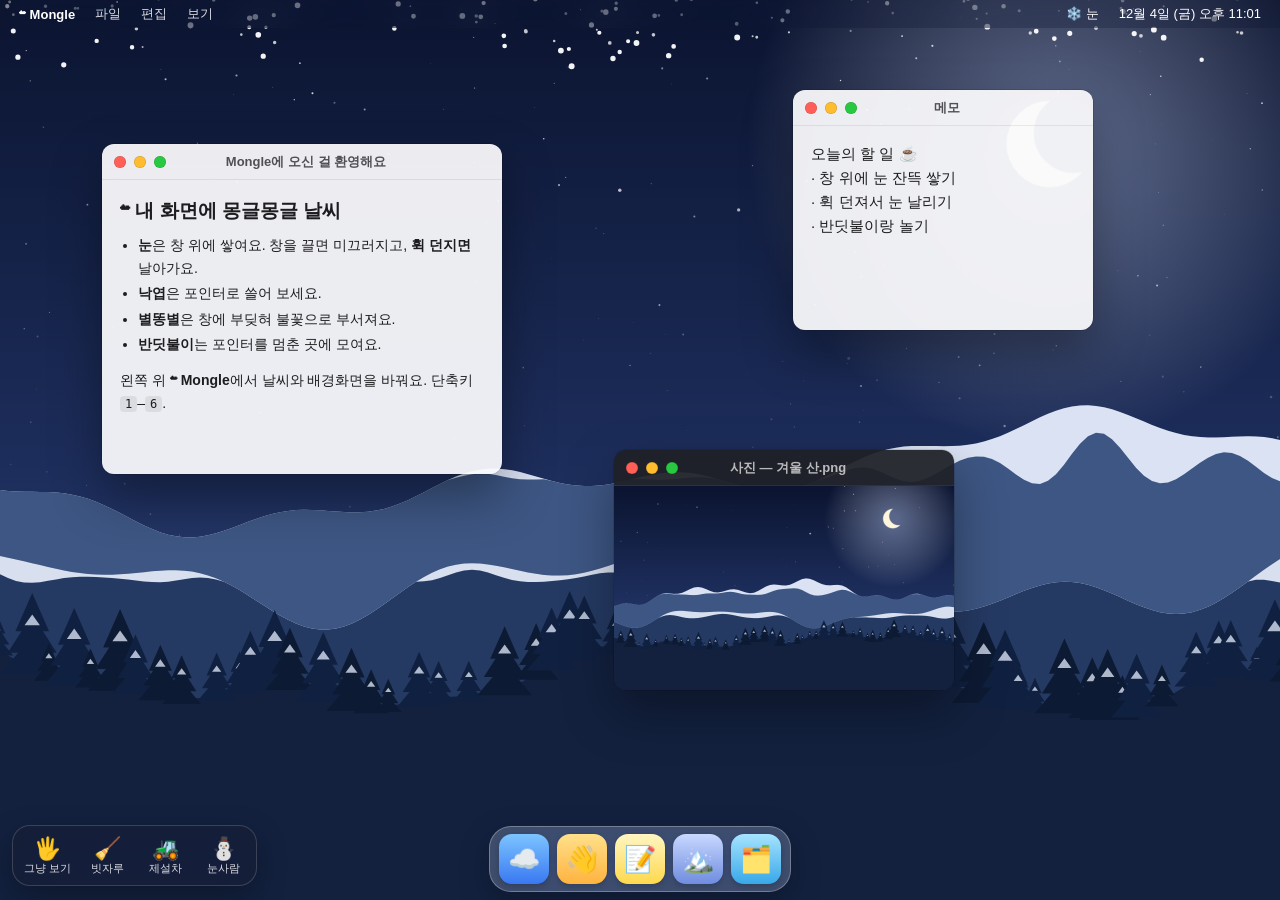
<file: play/index.html>
<!DOCTYPE html>
<html lang="ko">
<head>
  <meta charset="UTF-8" />
  <meta name="viewport" content="width=device-width, initial-scale=1, viewport-fit=cover" />
  <title>Mongle — 내 화면에 몽글몽글 날씨</title>
  <meta name="description" content="창 위에 쌓이는 눈, 포인터로 쓸리는 낙엽, 부서지는 별똥별. 브라우저에서 바로 즐기는 데스크탑 날씨." />
  <link rel="stylesheet" href="style.css" />
</head>
<body>
  <canvas id="wallpaper"></canvas>
  <div id="desktop">
    <div id="ground"></div>
  </div>

  <div id="dock"></div>

  <canvas id="fx"></canvas>

  <header id="menubar">
    <button id="logo" class="mb-item mb-strong" aria-haspopup="true">☁︎ Mongle</button>
    <span class="mb-item mb-dim">파일</span>
    <span class="mb-item mb-dim">편집</span>
    <span class="mb-item mb-dim">보기</span>
    <div class="mb-spacer"></div>
    <button id="mb-effect" class="mb-item" title="날씨 바꾸기"></button>
    <span id="clock" class="mb-item"></span>
  </header>

  <section id="panel" hidden>
    <h3>날씨</h3>
    <div id="effects" class="grid-effects"></div>
    <h3>배경화면</h3>
    <div id="scenes" class="grid-scenes"></div>
    <h3>세기</h3>
    <input id="intensity" type="range" min="0.3" max="2" step="0.1" value="1" />
    <div class="panel-actions">
      <button id="add-win">창 추가</button>
      <button id="clear-all">모두 치우기</button>
    </div>
    <p class="hint">단축키: 1–6 효과 · 0 일시 정지 · N 창 추가<br>눈놀이: B 빗자루 · P 제설차 · S 눈사람 · Esc 그만</p>
  </section>

  <div id="toolbar"></div>
  <div id="toast"></div>

  <script src="scenes.js"></script>
  <script src="app.js"></script>
  <script src="tools.js"></script>
</body>
</html>
</file>
<file: play/style.css>
* { box-sizing: border-box; }
html, body {
  margin: 0; height: 100%; overflow: hidden;
  font-family: -apple-system, BlinkMacSystemFont, "Apple SD Gothic Neo", "Pretendard", "Segoe UI", "Malgun Gothic", sans-serif;
  background: #0b1022; color: #1d1d1f;
  -webkit-font-smoothing: antialiased;
  user-select: none;
}
button { font: inherit; cursor: pointer; }

#wallpaper, #fx { position: fixed; inset: 0; width: 100vw; height: 100vh; display: block; }
#wallpaper { z-index: 0; }
#fx { z-index: 9000; pointer-events: none; }
#desktop { position: fixed; inset: 0; z-index: 1; }
#ground { position: absolute; left: 0; right: 0; bottom: 0; height: 0; z-index: 2; }

canvas.pile { position: absolute; left: 0; bottom: 100%; pointer-events: none; display: block; }

/* ---------- menu bar ---------- */
#menubar {
  position: fixed; top: 0; left: 0; right: 0; height: 28px; z-index: 9500;
  display: flex; align-items: center; gap: 2px; padding: 0 10px;
  background: rgba(20, 22, 35, .28);
  backdrop-filter: blur(22px) saturate(160%); -webkit-backdrop-filter: blur(22px) saturate(160%);
  color: #fff; font-size: 13px;
}
.mb-item { background: none; border: 0; color: inherit; padding: 3px 9px; border-radius: 5px; white-space: nowrap; }
button.mb-item:hover, button.mb-item.open { background: rgba(255,255,255,.18); }
.mb-strong { font-weight: 700; }
.mb-dim { opacity: .85; }
.mb-spacer { flex: 1; }
@media (max-width: 600px) { .mb-dim { display: none; } }

/* ---------- panel ---------- */
#panel {
  position: fixed; top: 34px; left: 8px; z-index: 9600; width: 372px; max-width: calc(100vw - 16px);
  max-height: calc(100vh - 44px); overflow: auto;
  padding: 14px 16px 12px; border-radius: 14px;
  background: rgba(28, 30, 44, .72); color: #fff;
  backdrop-filter: blur(30px) saturate(170%); -webkit-backdrop-filter: blur(30px) saturate(170%);
  border: 1px solid rgba(255,255,255,.14);
  box-shadow: 0 20px 60px rgba(0,0,0,.45);
}
#panel[hidden] { display: none; }
#panel h3 { margin: 4px 0 8px; font-size: 12px; font-weight: 600; opacity: .7; letter-spacing: .02em; }
#panel h3:not(:first-child) { margin-top: 14px; }

.grid-effects { display: grid; grid-template-columns: repeat(4, 1fr); gap: 6px; }
.grid-effects button {
  display: flex; flex-direction: column; align-items: center; gap: 3px;
  padding: 9px 4px 7px; border-radius: 10px; border: 1px solid rgba(255,255,255,.08);
  background: rgba(255,255,255,.07); color: #fff; font-size: 11.5px;
}
.grid-effects button span { font-size: 21px; line-height: 1; }
.grid-effects button:hover { background: rgba(255,255,255,.14); }
.grid-effects button.active { background: #3a78f2; border-color: #6b9bff; }

.grid-scenes { display: grid; grid-template-columns: repeat(3, 1fr); gap: 8px; }
.grid-scenes button { padding: 0; border: 2px solid transparent; border-radius: 9px; background: none; color: #fff; overflow: hidden; position: relative; }
.grid-scenes button canvas { display: block; width: 100%; aspect-ratio: 16/10; }
.grid-scenes button em {
  position: absolute; left: 0; right: 0; bottom: 0; padding: 10px 6px 4px; font-style: normal; font-size: 11px; text-align: left;
  background: linear-gradient(transparent, rgba(0,0,0,.55));
}
.grid-scenes button.active { border-color: #6b9bff; }

#intensity { width: 100%; accent-color: #3a78f2; }
.panel-actions { display: flex; gap: 8px; margin-top: 12px; }
.panel-actions button {
  flex: 1; padding: 8px; border-radius: 9px; border: 1px solid rgba(255,255,255,.12);
  background: rgba(255,255,255,.1); color: #fff; font-size: 13px;
}
.panel-actions button:hover { background: rgba(255,255,255,.18); }
.hint { margin: 10px 0 0; font-size: 11px; opacity: .55; }

/* ---------- windows ---------- */
.win {
  position: absolute; left: 0; top: 0;
  background: rgba(250, 250, 252, .94);
  border-radius: 12px;
  box-shadow: 0 0 0 .5px rgba(0,0,0,.25), 0 22px 50px rgba(0,0,0,.35);
  display: flex; flex-direction: column;
  will-change: transform;
}
.win.dark { background: rgba(32, 33, 40, .94); color: #eee; }
.titlebar {
  height: 36px; flex: none; display: flex; align-items: center; gap: 8px; padding: 0 12px;
  cursor: grab; touch-action: none;
  border-bottom: 1px solid rgba(0,0,0,.07);
}
.win.dark .titlebar { border-bottom-color: rgba(255,255,255,.06); }
.win.dragging .titlebar { cursor: grabbing; }
.lights { display: flex; gap: 8px; }
.lights i { width: 12px; height: 12px; border-radius: 50%; display: block; box-shadow: inset 0 0 0 .5px rgba(0,0,0,.2); }
.lights i:nth-child(1) { background: #ff5f57; cursor: pointer; }
.lights i:nth-child(2) { background: #febc2e; }
.lights i:nth-child(3) { background: #28c840; }
.titlebar .title { flex: 1; text-align: center; font-size: 13px; font-weight: 600; opacity: .75; margin-right: 52px; white-space: nowrap; overflow: hidden; text-overflow: ellipsis; }
.win-content { flex: 1; overflow: auto; padding: 16px 18px; font-size: 14px; line-height: 1.6; border-radius: 0 0 12px 12px; user-select: text; }
.win-content h2 { margin: 0 0 8px; font-size: 19px; }
.win-content ul { margin: 6px 0; padding-left: 18px; }
.win-content li { margin: 3px 0; }
.win-content kbd { font: 12px ui-monospace, Menlo, monospace; padding: 1px 5px; border-radius: 4px; background: rgba(0,0,0,.07); }
.note { outline: none; min-height: 100%; font-size: 15px; }
.photo { position: absolute; inset: 36px 0 0 0; border-radius: 0 0 12px 12px; overflow: hidden; }
.photo canvas { width: 100%; height: 100%; display: block; }
.empty { display: grid; place-items: center; height: 100%; opacity: .45; font-size: 13px; }

/* ---------- dock ---------- */
#dock {
  position: fixed; left: 50%; bottom: 8px; transform: translateX(-50%); z-index: 5000;
  display: flex; gap: 8px; padding: 7px 9px; border-radius: 22px;
  background: rgba(255,255,255,.2);
  backdrop-filter: blur(24px) saturate(170%); -webkit-backdrop-filter: blur(24px) saturate(170%);
  border: 1px solid rgba(255,255,255,.28);
  box-shadow: 0 10px 30px rgba(0,0,0,.25);
}
#dock button {
  width: 50px; height: 50px; border-radius: 13px; border: 0; font-size: 26px;
  display: grid; place-items: center; transition: transform .15s;
  box-shadow: 0 2px 6px rgba(0,0,0,.2);
}
#dock button:hover { transform: translateY(-6px) scale(1.08); }
@media (max-width: 600px) { #dock button { width: 42px; height: 42px; font-size: 22px; } }

/* ---------- inside the Mac app: transparent overlay only ---------- */
html.native, html.native body { background: transparent; }
html.native #menubar, html.native #panel, html.native #dock,
html.native #desktop, html.native #wallpaper { display: none; }
#piles { position: fixed; inset: 0; width: 100vw; height: 100vh; z-index: 8999; pointer-events: none; }

/* ---------- snow play toolbar ---------- */
#toolbar {
  position: fixed; left: 12px; bottom: 14px; z-index: 9600;
  display: flex; gap: 4px; padding: 5px; border-radius: 18px;
  background: rgba(28, 30, 44, .55); border: 1px solid rgba(255,255,255,.16);
  backdrop-filter: blur(22px) saturate(160%); -webkit-backdrop-filter: blur(22px) saturate(160%);
  box-shadow: 0 10px 30px rgba(0,0,0,.3);
}
#toolbar button {
  display: flex; flex-direction: column; align-items: center; gap: 1px; min-width: 54px;
  padding: 6px 6px 4px; border: 0; border-radius: 13px; background: none; color: #fff;
}
#toolbar button span { font-size: 22px; line-height: 1.1; }
#toolbar button em { font-style: normal; font-size: 10.5px; opacity: .85; white-space: nowrap; }
#toolbar button:hover { background: rgba(255,255,255,.14); }
#toolbar button.active { background: #3a78f2; }
#toolbar button.done { background: rgba(255,255,255,.92); color: #1d1d1f; margin-left: 4px; }
@media (max-width: 600px) { #toolbar { bottom: 74px; } }

#toast {
  position: fixed; top: 44px; left: 50%; transform: translate(-50%, -8px); z-index: 9700;
  padding: 10px 18px; border-radius: 14px; font-size: 14px; color: #fff; pointer-events: none;
  background: rgba(28, 30, 44, .78); backdrop-filter: blur(20px); -webkit-backdrop-filter: blur(20px);
  opacity: 0; transition: opacity .25s, transform .25s; max-width: calc(100vw - 32px); text-align: center;
}
#toast.show { opacity: 1; transform: translate(-50%, 0); }

html.tool-broom, html.tool-broom * { cursor: none !important; }
html.tool-plow #desktop, html.tool-plow .win, html.tool-plow .win * { cursor: copy !important; }
html.tool-ball #desktop, html.tool-ball .win, html.tool-ball .win * { cursor: grab !important; }
html.playing .win-content { user-select: none; }

/* Mac app: toolbar only while playing, centred under the menu bar */
html.native #toolbar { display: none; }
html.native.playing #toolbar { display: flex; left: 50%; bottom: auto; top: 40px; transform: translateX(-50%); }
html.native #toast { top: 112px; }
html.native.tool-broom, html.native.tool-broom * { cursor: none !important; }
html.native.tool-plow, html.native.tool-plow * { cursor: copy !important; }
html.native.tool-ball, html.native.tool-ball * { cursor: grab !important; }
</file>
